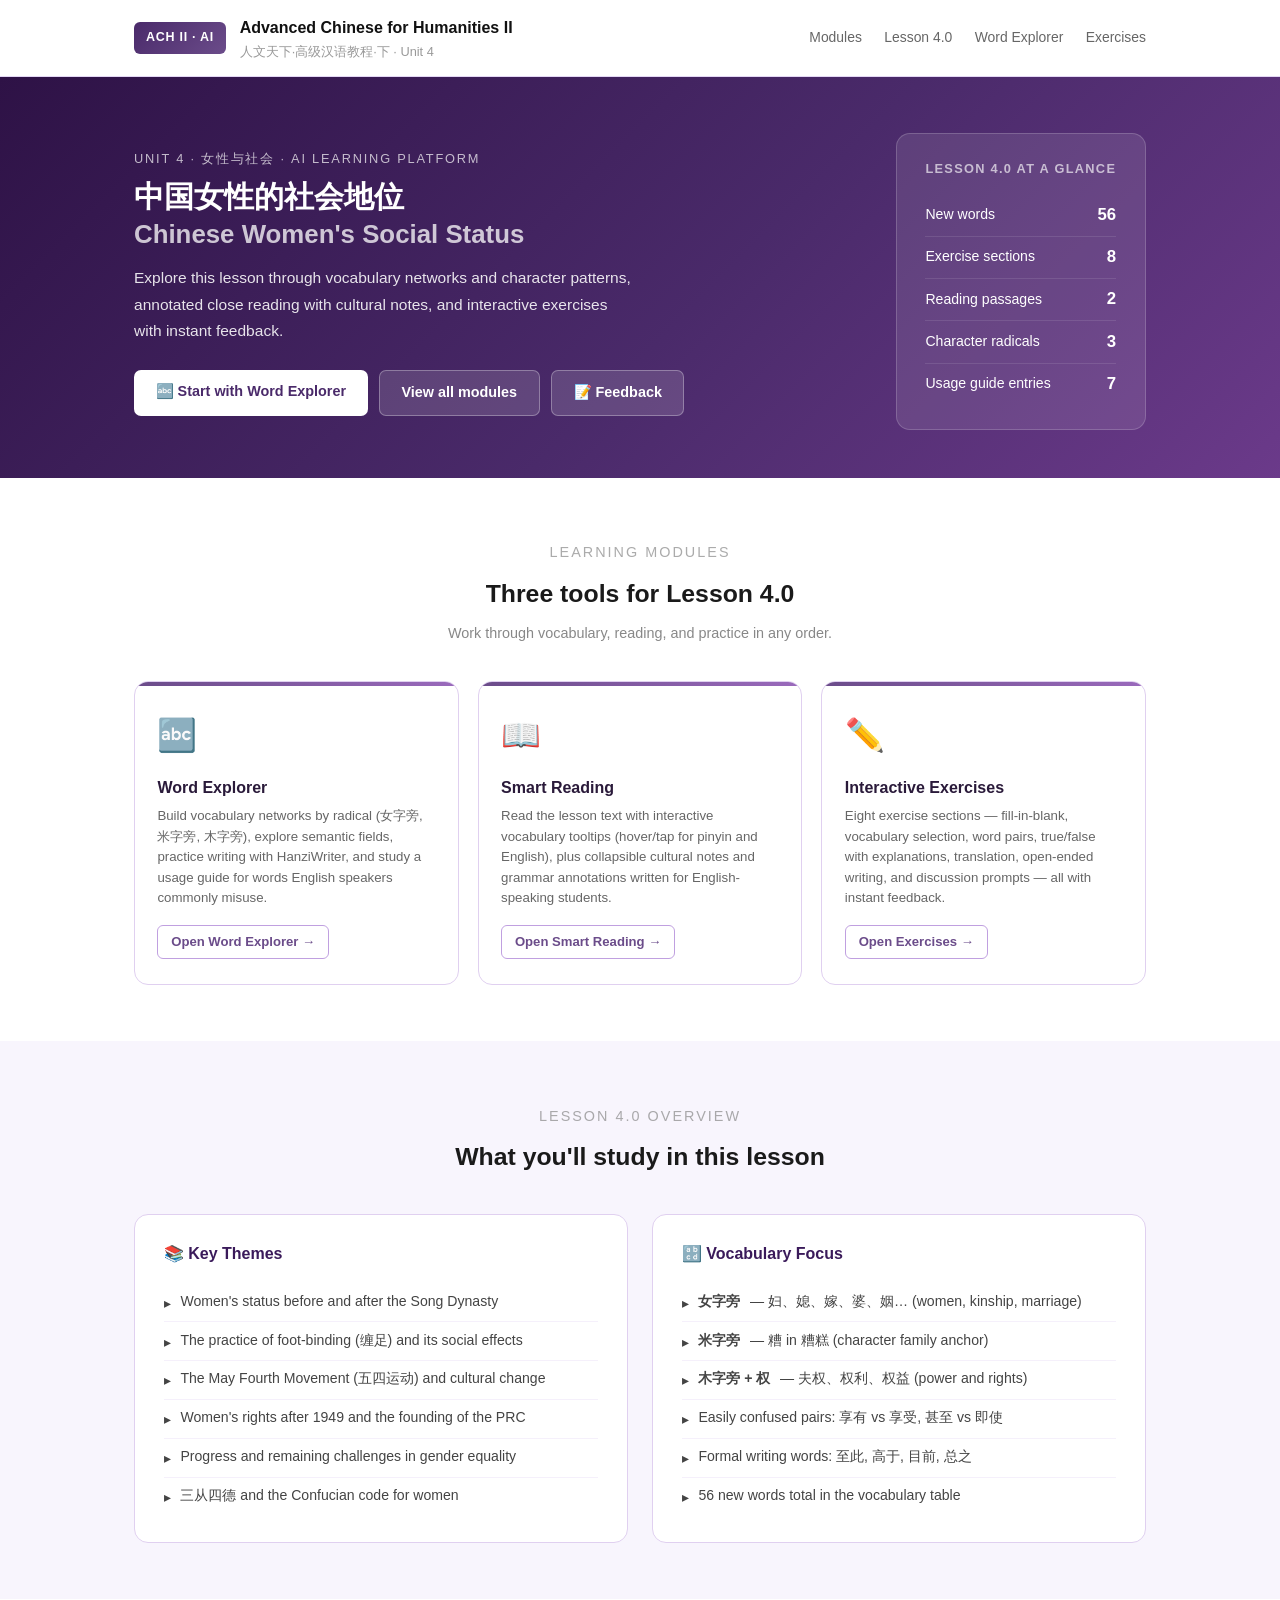
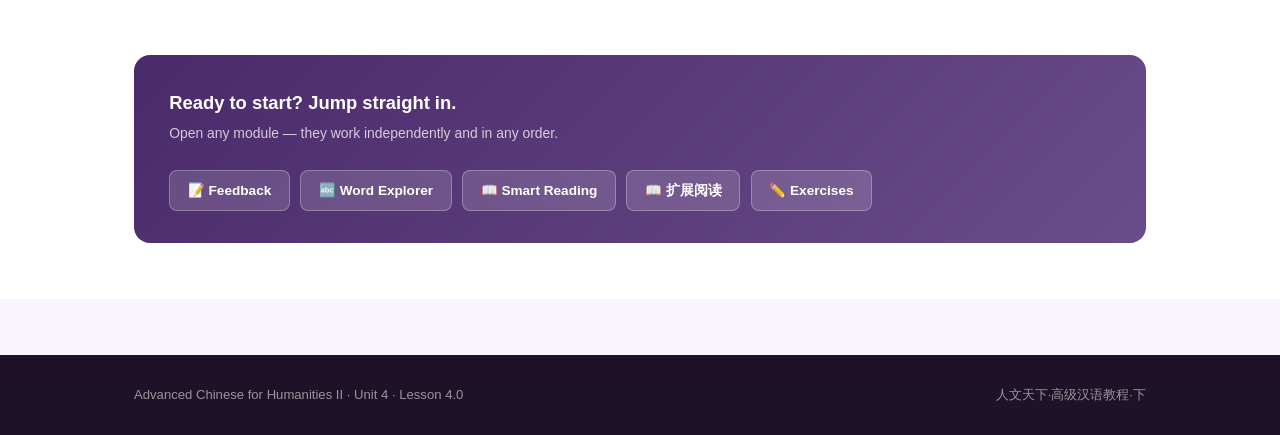
<file: index.html>
<!DOCTYPE html>
<html lang="zh-en">
<head>
  <meta charset="UTF-8" />
  <meta name="viewport" content="width=device-width, initial-scale=1.0" />
  <title>Lesson 4.0 — 中国女性的社会地位 · ACH AI</title>
  <meta name="description" content="AI-assisted learning platform for Advanced Chinese for Humanities — Lesson 4.0: 中国女性的社会地位. Word Explorer, Smart Reading, and Interactive Exercises." />
  <style>
    *, *::before, *::after { box-sizing: border-box; margin: 0; padding: 0; }
    body { font-family: 'Segoe UI', -apple-system, BlinkMacSystemFont, sans-serif; background: #f8f5fd; color: #1a1a1a; line-height: 1.7; }
    a { text-decoration: none; color: inherit; }

    .container { max-width: 1060px; margin: 0 auto; padding: 0 1.5rem; }

    /* ── Header ── */
    .site-header {
      background: #fff; border-bottom: 1px solid #e4d8f5;
      position: sticky; top: 0; z-index: 100; padding: 0.85rem 0;
    }
    .header-inner { display: flex; align-items: center; justify-content: space-between; gap: 1rem; flex-wrap: wrap; }
    .brand { display: flex; align-items: center; gap: 0.85rem; }
    .brand-badge {
      background: linear-gradient(135deg, #4a2a6a, #6b4c8a);
      color: #fff; font-weight: 700; font-size: 0.78rem;
      letter-spacing: 0.06em; padding: 0.35rem 0.75rem; border-radius: 6px;
    }
    .site-title { font-size: 1rem; font-weight: 700; color: #111; }
    .site-subtitle { font-size: 0.8rem; color: #999; }
    .top-nav { display: flex; gap: 1.4rem; }
    .top-nav a { font-size: 0.87rem; color: #666; font-weight: 500; transition: color 0.2s; }
    .top-nav a:hover { color: #4a2a6a; }

    /* ── Hero ── */
    .hero {
      background: linear-gradient(135deg, #2e1246 0%, #4a2a6a 55%, #6b3a8a 100%);
      color: #fff; padding: 3.5rem 0 3rem;
    }
    .hero-inner { display: grid; grid-template-columns: 1fr auto; gap: 2.5rem; align-items: center; }
    .eyebrow { font-size: 0.8rem; letter-spacing: 0.14em; text-transform: uppercase; opacity: 0.7; margin-bottom: 0.5rem; }
    .hero-text h2 { font-size: 1.9rem; font-weight: 700; line-height: 1.25; margin-bottom: 0.9rem; }
    .hero-text h2 em { font-style: normal; opacity: 0.75; font-size: 0.85em; display: block; margin-top: 0.2rem; }
    .hero-desc { opacity: 0.88; font-size: 0.97rem; max-width: 500px; margin-bottom: 1.6rem; }
    .hero-actions { display: flex; gap: 0.7rem; flex-wrap: wrap; }
    .btn { display: inline-block; padding: 0.6rem 1.35rem; border-radius: 7px; font-weight: 600; font-size: 0.9rem; transition: all 0.2s; }
    .btn-white { background: #fff; color: #4a2a6a; }
    .btn-white:hover { background: #f0e8ff; }
    .btn-ghost { background: rgba(255,255,255,0.14); color: #fff; border: 1px solid rgba(255,255,255,0.3); }
    .btn-ghost:hover { background: rgba(255,255,255,0.24); }

    .hero-card {
      background: rgba(255,255,255,0.1); border: 1px solid rgba(255,255,255,0.18);
      border-radius: 14px; padding: 1.5rem 1.8rem; min-width: 210px;
    }
    .hero-card h3 { font-size: 0.8rem; letter-spacing: 0.1em; text-transform: uppercase; opacity: 0.65; margin-bottom: 0.9rem; }
    .hero-stat { display: flex; justify-content: space-between; align-items: center; padding: 0.4rem 0; border-bottom: 1px solid rgba(255,255,255,0.1); font-size: 0.88rem; }
    .hero-stat:last-child { border-bottom: none; }
    .hero-stat strong { font-size: 1.05rem; }

    /* ── Sections ── */
    .section { padding: 3.5rem 0; }
    .section.bg-white { background: #fff; }
    .section-heading { text-align: center; margin-bottom: 2.2rem; }
    .section-heading h2 { font-size: 1.55rem; font-weight: 700; margin-top: 0.3rem; color: #1a1a1a; }
    .section-heading p { color: #888; font-size: 0.9rem; margin-top: 0.4rem; }

    /* ── Module Cards ── */
    .module-row { display: grid; grid-template-columns: repeat(3, 1fr); gap: 1.2rem; }
    .module-card {
      display: block; background: #fff; border: 1px solid #e0d0f0;
      border-radius: 14px; padding: 1.6rem 1.4rem;
      transition: all 0.2s; position: relative; overflow: hidden;
    }
    .module-card::before {
      content: ''; position: absolute; top: 0; left: 0; right: 0;
      height: 4px; background: linear-gradient(90deg, #6b4c8a, #9a6abc);
    }
    .module-card:hover { box-shadow: 0 6px 24px rgba(80,40,120,0.14); transform: translateY(-3px); }
    .module-icon { font-size: 2rem; margin-bottom: 0.75rem; }
    .module-card h3 { font-size: 1rem; font-weight: 700; margin-bottom: 0.3rem; color: #2a1a3a; }
    .module-card p { font-size: 0.83rem; color: #666; line-height: 1.55; margin-bottom: 1rem; }
    .module-link {
      display: inline-flex; align-items: center; gap: 5px;
      font-size: 0.82rem; font-weight: 700; color: #6b4c8a;
      border: 1.5px solid #c0a0e0; border-radius: 6px;
      padding: 0.3rem 0.8rem; transition: all 0.2s;
    }
    .module-link:hover { background: #6b4c8a; color: #fff; border-color: #6b4c8a; }

    /* ── Lesson Overview ── */
    .lesson-overview { display: grid; grid-template-columns: 1fr 1fr; gap: 1.5rem; }
    .overview-card {
      background: #fff; border: 1px solid #e0d0f0; border-radius: 14px;
      padding: 1.6rem 1.8rem;
    }
    .overview-card h3 { font-size: 1rem; font-weight: 700; color: #3a1a5a; margin-bottom: 1rem; display: flex; align-items: center; gap: 0.5rem; }
    .overview-list { list-style: none; }
    .overview-list li { display: flex; align-items: flex-start; gap: 0.6rem; padding: 0.45rem 0; border-bottom: 1px solid #f5f0fb; font-size: 0.88rem; color: #444; line-height: 1.5; }
    .overview-list li:last-child { border-bottom: none; }
    .overview-list .li-icon { font-size: 0.9rem; margin-top: 2px; flex-shrink: 0; }

    /* ── Quick Access Strip ── */
    .quick-strip {
      background: linear-gradient(135deg, #4a2a6a, #6b4c8a);
      border-radius: 16px; padding: 2rem 2.2rem;
      display: flex; align-items: center; justify-content: space-between;
      gap: 1.5rem; flex-wrap: wrap;
    }
    .quick-text h3 { color: #fff; font-size: 1.15rem; font-weight: 700; margin-bottom: 0.25rem; }
    .quick-text p { color: rgba(255,255,255,0.75); font-size: 0.87rem; }
    .quick-btns { display: flex; gap: 0.65rem; flex-wrap: wrap; }
    .quick-btn {
      display: flex; align-items: center; gap: 0.5rem;
      background: rgba(255,255,255,0.15); color: #fff;
      border: 1px solid rgba(255,255,255,0.28); border-radius: 8px;
      padding: 0.5rem 1.1rem; font-size: 0.85rem; font-weight: 600;
      transition: all 0.2s;
    }
    .quick-btn:hover { background: rgba(255,255,255,0.28); }

    /* ── Footer ── */
    .site-footer { background: #1e1228; color: rgba(255,255,255,0.55); padding: 1.8rem 0; margin-top: 3.5rem; }
    .footer-inner { display: flex; justify-content: space-between; align-items: center; flex-wrap: wrap; gap: 0.75rem; font-size: 0.82rem; }

    @media (max-width: 768px) {
      .hero-inner { grid-template-columns: 1fr; }
      .hero-card { display: none; }
      .module-row { grid-template-columns: 1fr; }
      .lesson-overview { grid-template-columns: 1fr; }
      .top-nav { display: none; }
      .hero-text h2 { font-size: 1.5rem; }
    }
  </style>
</head>
<body>

<!-- Header -->
<header class="site-header">
  <div class="container header-inner">
    <div class="brand">
      <div class="brand-badge">ACH II · AI</div>
      <div>
        <div class="site-title">Advanced Chinese for Humanities II</div>
        <div class="site-subtitle">人文天下·高级汉语教程·下 · Unit 4</div>
      </div>
    </div>
    <nav class="top-nav">
      <a href="#modules">Modules</a>
      <a href="#lesson">Lesson 4.0</a>
      <a href="lesson-4-0-word.html">Word Explorer</a>
      <a href="exercises-4-0.html">Exercises</a>
    </nav>
  </div>
</header>

<!-- Hero -->
<section class="hero">
  <div class="container hero-inner">
    <div class="hero-text">
      <p class="eyebrow">Unit 4 · 女性与社会 · AI Learning Platform</p>
      <h2>中国女性的社会地位
        <em>Chinese Women's Social Status</em>
      </h2>
      <p class="hero-desc">
        Explore this lesson through vocabulary networks and character patterns,
        annotated close reading with cultural notes, and interactive exercises with instant feedback.
      </p>
      <div class="hero-actions">
        <a class="btn btn-white" href="lesson-4-0-word.html">🔤 Start with Word Explorer</a>
        <a class="btn btn-ghost" href="#modules">View all modules</a>
        <a class="btn btn-ghost" href="https://docs.google.com/forms/d/e/1FAIpQLScRVWIQ-cuCXpfgMUsA9VsmY7Ct5m2bDn2gDQAvFidjdndWgQ/viewform?usp=publish-editor" target="_blank" rel="noopener noreferrer">📝 Feedback</a>
      </div>
    </div>
    <div class="hero-card">
      <h3>Lesson 4.0 at a glance</h3>
      <div class="hero-stat"><span>New words</span><strong>56</strong></div>
      <div class="hero-stat"><span>Exercise sections</span><strong>8</strong></div>
      <div class="hero-stat"><span>Reading passages</span><strong>2</strong></div>
      <div class="hero-stat"><span>Character radicals</span><strong>3</strong></div>
      <div class="hero-stat"><span>Usage guide entries</span><strong>7</strong></div>
    </div>
  </div>
</section>

<!-- Modules -->
<section id="modules" class="section bg-white">
  <div class="container">
    <div class="section-heading">
      <p class="eyebrow">Learning Modules</p>
      <h2>Three tools for Lesson 4.0</h2>
      <p>Work through vocabulary, reading, and practice in any order.</p>
    </div>
    <div class="module-row">

      <div class="module-card">
        <div class="module-icon">🔤</div>
        <h3>Word Explorer</h3>
        <p>Build vocabulary networks by radical (女字旁, 米字旁, 木字旁), explore semantic fields, practice writing with HanziWriter, and study a usage guide for words English speakers commonly misuse.</p>
        <a class="module-link" href="lesson-4-0-word.html">Open Word Explorer →</a>
      </div>

      <div class="module-card">
        <div class="module-icon">📖</div>
        <h3>Smart Reading</h3>
        <p>Read the lesson text with interactive vocabulary tooltips (hover/tap for pinyin and English), plus collapsible cultural notes and grammar annotations written for English-speaking students.</p>
        <a class="module-link" href="smart_reading_4_0.html">Open Smart Reading →</a>
      </div>

      <div class="module-card">
        <div class="module-icon">✏️</div>
        <h3>Interactive Exercises</h3>
        <p>Eight exercise sections — fill-in-blank, vocabulary selection, word pairs, true/false with explanations, translation, open-ended writing, and discussion prompts — all with instant feedback.</p>
        <a class="module-link" href="exercises-4-0.html">Open Exercises →</a>
      </div>

    </div>
  </div>
</section>

<!-- Lesson Overview -->
<section id="lesson" class="section">
  <div class="container">
    <div class="section-heading">
      <p class="eyebrow">Lesson 4.0 Overview</p>
      <h2>What you'll study in this lesson</h2>
    </div>
    <div class="lesson-overview">

      <div class="overview-card">
        <h3>📚 Key Themes</h3>
        <ul class="overview-list">
          <li><span class="li-icon">▸</span>Women's status before and after the Song Dynasty</li>
          <li><span class="li-icon">▸</span>The practice of foot-binding (缠足) and its social effects</li>
          <li><span class="li-icon">▸</span>The May Fourth Movement (五四运动) and cultural change</li>
          <li><span class="li-icon">▸</span>Women's rights after 1949 and the founding of the PRC</li>
          <li><span class="li-icon">▸</span>Progress and remaining challenges in gender equality</li>
          <li><span class="li-icon">▸</span>三从四德 and the Confucian code for women</li>
        </ul>
      </div>

      <div class="overview-card">
        <h3>🔡 Vocabulary Focus</h3>
        <ul class="overview-list">
          <li><span class="li-icon">▸</span><strong>女字旁</strong> — 妇、媳、嫁、婆、姻… (women, kinship, marriage)</li>
          <li><span class="li-icon">▸</span><strong>米字旁</strong> — 糟 in 糟糕 (character family anchor)</li>
          <li><span class="li-icon">▸</span><strong>木字旁 + 权</strong> — 夫权、权利、权益 (power and rights)</li>
          <li><span class="li-icon">▸</span>Easily confused pairs: 享有 vs 享受, 甚至 vs 即使</li>
          <li><span class="li-icon">▸</span>Formal writing words: 至此, 高于, 目前, 总之</li>
          <li><span class="li-icon">▸</span>56 new words total in the vocabulary table</li>
        </ul>
      </div>

    </div>
  </div>
</section>

<!-- Quick Access -->
<section class="section bg-white">
  <div class="container">
    <div class="quick-strip">
      <div class="quick-text">
        <h3>Ready to start? Jump straight in.</h3>
        <p>Open any module — they work independently and in any order.</p>
      </div>
      <div class="quick-btns">
        <a class="quick-btn" href="https://docs.google.com/forms/d/e/1FAIpQLScRVWIQ-cuCXpfgMUsA9VsmY7Ct5m2bDn2gDQAvFidjdndWgQ/viewform?usp=publish-editor" target="_blank" rel="noopener noreferrer">📝 Feedback</a>
        <a class="quick-btn" href="lesson-4-0-word.html">🔤 Word Explorer</a>
        <a class="quick-btn" href="smart_reading_4_0.html">📖 Smart Reading</a>
        <a class="quick-btn" href="smart_reading_4_0b.html">📖 扩展阅读</a>
        <a class="quick-btn" href="exercises-4-0.html">✏️ Exercises</a>
      </div>
    </div>
  </div>
</section>

<!-- Footer -->
<footer class="site-footer">
  <div class="container footer-inner">
    <span>Advanced Chinese for Humanities II · Unit 4 · Lesson 4.0</span>
    <span>人文天下·高级汉语教程·下</span>
  </div>
</footer>

</body>
</html>
</file>
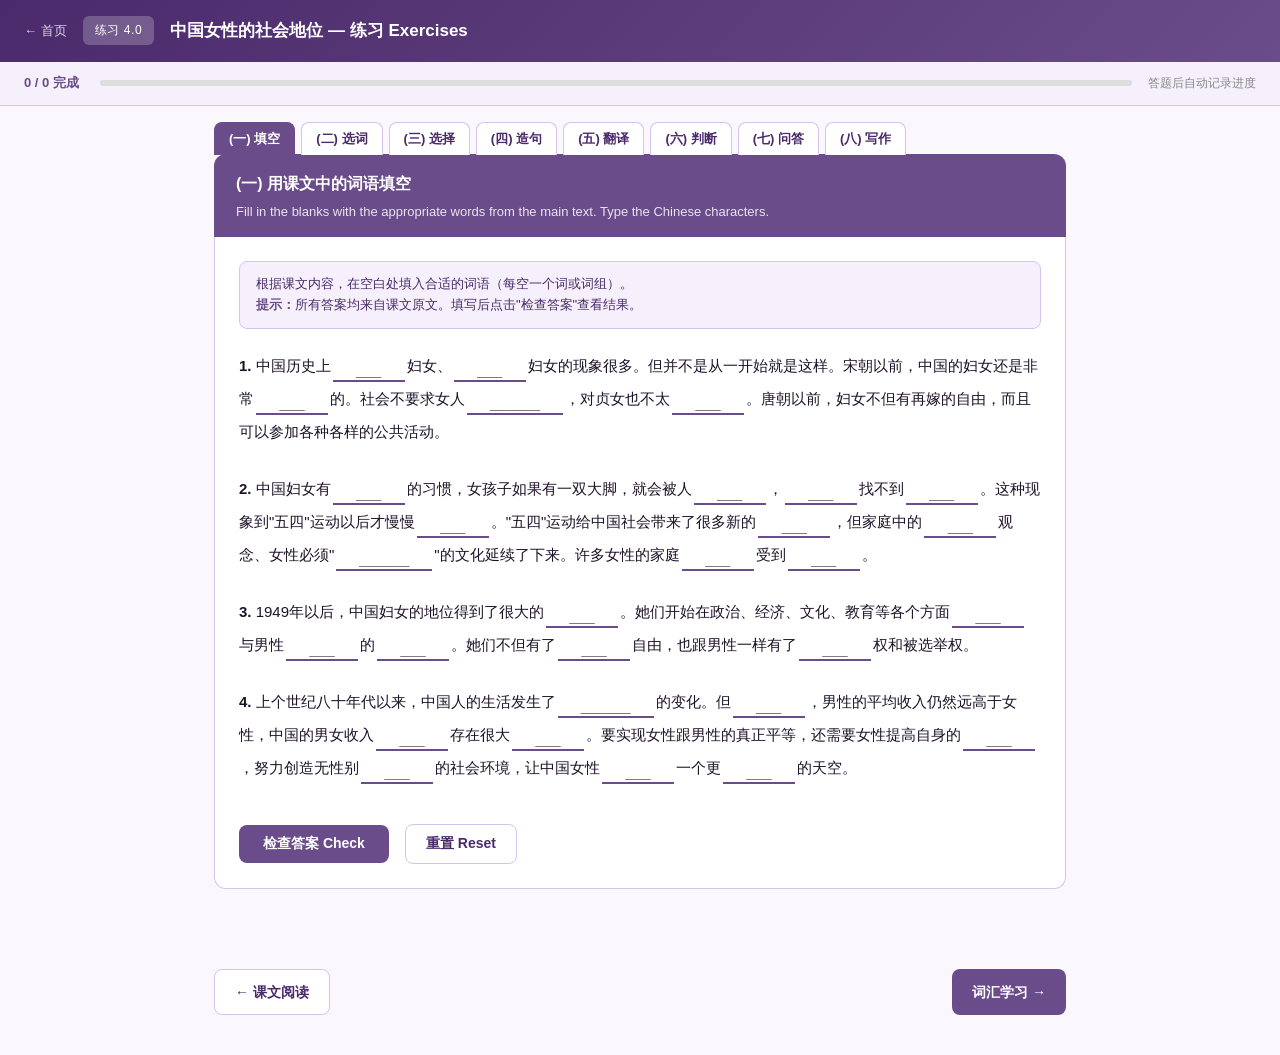
<file: exercises-4-0.html>
<!DOCTYPE html>
<html lang="zh">
<head>
<meta charset="UTF-8">
<meta name="viewport" content="width=device-width,initial-scale=1">
<title>Exercises 4.0 – 中国女性的社会地位</title>
<style>
*{box-sizing:border-box;margin:0;padding:0}
:root{--pu:#6b4c8a;--pud:#4a2a6a;--pul:#f5f0fb;--pub:#ede8f7;--puline:#d5c4ec;--ok:#2d6a4f;--okbg:#d8f3dc;--err:#922b21;--errbg:#fde8e8;--warn:#7d6608;--warnbg:#fef9c3}
body{font-family:'PingFang SC','Microsoft YaHei',sans-serif;background:#faf8fd;color:#1e1228;line-height:1.75;font-size:15px}

/* ── Header ── */
.site-header{background:linear-gradient(135deg,var(--pud),var(--pu));color:#fff;padding:16px 24px;display:flex;align-items:center;gap:16px;flex-wrap:wrap;position:sticky;top:0;z-index:100}
.site-header a.back{color:rgba(255,255,255,.8);font-size:13px;text-decoration:none;white-space:nowrap}
.site-header a.back:hover{color:#fff}
.badge{background:rgba(255,255,255,.22);border-radius:6px;padding:4px 12px;font-size:12px;letter-spacing:.05em}
.site-header h1{font-size:17px;flex:1}

/* ── Progress bar ── */
.progress-bar{background:var(--pul);border-bottom:1px solid var(--puline);padding:10px 24px;display:flex;align-items:center;gap:16px;font-size:13px;color:var(--pud);flex-wrap:wrap}
.progress-bar strong{color:var(--pu);min-width:60px}
.prog-track{flex:1;min-width:120px;height:6px;background:#ddd;border-radius:99px;overflow:hidden}
.prog-fill{height:100%;background:var(--pu);border-radius:99px;transition:width .4s}

/* ── Nav tabs ── */
.ex-tabs{display:flex;gap:6px;flex-wrap:wrap;padding:16px 24px 0;max-width:900px;margin:0 auto}
.ex-tab{padding:7px 14px;border-radius:8px 8px 0 0;border:1px solid var(--puline);border-bottom:none;background:#fff;color:var(--pud);font-size:13px;font-weight:600;cursor:pointer;transition:background .15s}
.ex-tab:hover{background:var(--pul)}
.ex-tab.active{background:var(--pu);color:#fff;border-color:var(--pu)}

/* ── Main layout ── */
.ex-wrap{max-width:900px;margin:0 auto;padding:0 24px 60px}
.ex-section{display:none}
.ex-section.active{display:block}
.ex-header{background:var(--pu);color:#fff;padding:16px 22px;border-radius:12px 12px 0 0;margin-top:-1px}
.ex-header h2{font-size:16px;font-weight:700}
.ex-header p{font-size:13px;opacity:.85;margin-top:4px;line-height:1.5}
.ex-body{background:#fff;border:1px solid var(--puline);border-top:none;border-radius:0 0 12px 12px;padding:24px}

/* ── Instructions box ── */
.instructions{background:var(--pul);border:1px solid var(--puline);border-radius:8px;padding:12px 16px;margin-bottom:20px;font-size:13px;color:var(--pud);line-height:1.6}
.instructions strong{color:var(--pu)}

/* ── Word bank ── */
.word-bank{display:flex;flex-wrap:wrap;gap:8px;padding:12px 16px;background:#f9f7fe;border:2px dashed var(--puline);border-radius:8px;margin-bottom:20px}
.word-bank span{background:#fff;border:1px solid var(--puline);border-radius:20px;padding:4px 12px;font-size:14px;font-weight:600;color:var(--pud);cursor:default}
.word-bank span.used{opacity:.35;text-decoration:line-through}

/* ── Fill-in-blank ── */
.fill-para{margin-bottom:24px;line-height:2.2;font-size:15px}
.blank-wrap{display:inline-flex;flex-direction:column;align-items:center;vertical-align:bottom;margin:0 2px}
.blank-input{border:none;border-bottom:2px solid var(--pu);background:transparent;width:72px;text-align:center;font-size:15px;font-family:inherit;color:var(--pud);outline:none;padding:2px 4px}
.blank-input.ok{border-color:var(--ok);color:var(--ok);background:var(--okbg)}
.blank-input.err{border-color:var(--err);color:var(--err);background:var(--errbg)}
.blank-hint{font-size:11px;color:var(--err);margin-top:2px;display:none}
.blank-input.err + .blank-hint{display:block}

/* ── Sentence group ── */
.sentence-group{margin-bottom:18px;padding:14px 16px;background:#faf8fd;border-radius:8px;border:1px solid var(--puline)}
.sentence-group .s-num{font-weight:700;color:var(--pu);margin-right:6px}
.sentence-group .s-text{font-size:15px;line-height:2}
.sentence-group .s-input{border:none;border-bottom:2px solid var(--pu);background:transparent;width:80px;text-align:center;font-size:15px;font-family:inherit;color:var(--pud);outline:none;padding:2px 4px}
.sentence-group .s-input.ok{border-color:var(--ok);color:var(--ok);background:var(--okbg);border-radius:4px}
.sentence-group .s-input.err{border-color:var(--err);color:var(--err);background:var(--errbg);border-radius:4px}
.s-feedback{font-size:13px;margin-top:8px;padding:7px 12px;border-radius:6px;display:none}
.s-feedback.show{display:block}
.s-feedback.ok{background:var(--okbg);color:var(--ok)}
.s-feedback.err{background:var(--errbg);color:var(--err)}

/* ── Choose between two words ── */
.pair-group{margin-bottom:18px;padding:14px 16px;background:#faf8fd;border-radius:8px;border:1px solid var(--puline)}
.pair-label{font-size:13px;font-weight:700;color:var(--pu);margin-bottom:8px;display:flex;align-items:center;gap:8px}
.pair-badge{background:var(--pu);color:#fff;border-radius:20px;padding:2px 10px;font-size:12px}
.pair-sentence{font-size:15px;line-height:2.1;margin-bottom:6px}
.pair-select{border:1.5px solid var(--puline);border-radius:6px;padding:4px 10px;font-size:14px;font-family:inherit;background:#fff;color:var(--pud);outline:none;cursor:pointer}
.pair-select:focus{border-color:var(--pu)}
.pair-select.ok{border-color:var(--ok);background:var(--okbg);color:var(--ok)}
.pair-select.err{border-color:var(--err);background:var(--errbg);color:var(--err)}
.pair-feedback{font-size:13px;margin-top:6px;padding:6px 10px;border-radius:6px;display:none}
.pair-feedback.show{display:block}
.pair-feedback.ok{background:var(--okbg);color:var(--ok)}
.pair-feedback.err{background:var(--errbg);color:var(--err)}

/* ── T/F ── */
.tf-item{display:flex;align-items:flex-start;gap:12px;padding:14px 16px;background:#faf8fd;border:1px solid var(--puline);border-radius:8px;margin-bottom:12px}
.tf-num{font-weight:700;color:var(--pu);min-width:24px}
.tf-statement{flex:1;font-size:15px;line-height:1.65}
.tf-btns{display:flex;gap:8px;flex-shrink:0}
.tf-btn{padding:6px 16px;border-radius:6px;border:1.5px solid var(--puline);background:#fff;font-size:14px;font-weight:600;cursor:pointer;transition:background .15s}
.tf-btn:hover:not(:disabled){background:var(--pul)}
.tf-btn.selected-t{background:var(--pu);color:#fff;border-color:var(--pu)}
.tf-btn.selected-f{background:var(--pu);color:#fff;border-color:var(--pu)}
.tf-btn.correct{background:var(--okbg);color:var(--ok);border-color:var(--ok)}
.tf-btn.wrong{background:var(--errbg);color:var(--err);border-color:var(--err)}
.tf-btn:disabled{cursor:default}
.tf-expl{font-size:13px;margin-top:8px;padding:7px 12px;border-radius:6px;display:none;line-height:1.55}
.tf-expl.show{display:block}
.tf-expl.ok{background:var(--okbg);color:var(--ok)}
.tf-expl.err{background:var(--errbg);color:var(--err)}

/* ── Open-ended ── */
.open-q{margin-bottom:20px;padding:16px;background:#faf8fd;border:1px solid var(--puline);border-radius:8px}
.open-q .q-num{font-weight:700;color:var(--pu);margin-right:8px}
.open-q textarea{width:100%;min-height:90px;border:1.5px solid var(--puline);border-radius:8px;padding:10px;font-size:14px;font-family:inherit;resize:vertical;outline:none;margin-top:10px;background:#fff}
.open-q textarea:focus{border-color:var(--pu)}
.model-toggle{font-size:13px;color:var(--pu);cursor:pointer;text-decoration:underline;margin-top:8px;display:inline-block}
.model-answer{display:none;margin-top:10px;padding:12px 14px;background:var(--warnbg);border:1px solid #e9d100;border-radius:8px;font-size:14px;line-height:1.65;color:var(--warn)}
.model-answer.show{display:block}
.model-answer strong{display:block;margin-bottom:6px;font-size:13px}

/* ── Translate section ── */
.translate-src{background:#f0f4ff;border:1px solid #c0ccee;border-radius:8px;padding:14px 16px;margin-bottom:14px;font-size:14px;line-height:1.7;font-style:italic;color:#2c3e6a}

/* ── Buttons ── */
.btn-check{background:var(--pu);color:#fff;border:none;border-radius:8px;padding:10px 24px;font-size:14px;font-weight:700;cursor:pointer;margin-top:16px;transition:opacity .15s}
.btn-check:hover{opacity:.85}
.btn-reset{background:#fff;color:var(--pud);border:1.5px solid var(--puline);border-radius:8px;padding:10px 20px;font-size:14px;font-weight:600;cursor:pointer;margin-top:16px;margin-left:8px;transition:background .15s}
.btn-reset:hover{background:var(--pul)}
.btn-row{display:flex;gap:8px;flex-wrap:wrap;align-items:center;margin-top:18px}

/* ── Score summary ── */
.score-box{background:#fff;border:2px solid var(--puline);border-radius:12px;padding:20px 24px;text-align:center;margin-top:20px;display:none}
.score-box.show{display:block}
.score-big{font-size:36px;font-weight:700;color:var(--pu)}
.score-label{color:#666;font-size:14px;margin-top:4px}

/* ── Writing links ── */
.writing-promo{background:var(--pul);border:1px solid var(--puline);border-radius:10px;padding:18px 20px;display:flex;align-items:center;justify-content:space-between;gap:16px;flex-wrap:wrap}
.writing-promo p{font-size:14px;color:var(--pud);flex:1}
.writing-promo a{background:var(--pu);color:#fff;text-decoration:none;padding:10px 20px;border-radius:8px;font-size:14px;font-weight:600;white-space:nowrap;transition:opacity .15s}
.writing-promo a:hover{opacity:.85}

/* ── Nav footer ── */
.nav-footer{max-width:900px;margin:0 auto;padding:20px 24px 40px;display:flex;justify-content:space-between;gap:10px;flex-wrap:wrap}
.nav-link{display:inline-flex;align-items:center;gap:8px;text-decoration:none;padding:10px 20px;border-radius:8px;font-size:14px;font-weight:600;transition:opacity .15s}
.nav-link.sec{background:#fff;color:var(--pud);border:1.5px solid var(--puline)}
.nav-link.pri{background:var(--pu);color:#fff}
.nav-link:hover{opacity:.82}

@media(max-width:600px){
  .ex-tabs{padding:12px 12px 0;gap:4px}
  .ex-tab{padding:6px 10px;font-size:12px}
  .ex-wrap{padding:0 12px 60px}
  .tf-item{flex-direction:column}
  .tf-btns{margin-top:8px}
}
</style>
</head>
<body>

<header class="site-header">
  <a class="back" href="index.html">← 首页</a>
  <div class="badge">练习 4.0</div>
  <h1>中国女性的社会地位 — 练习 Exercises</h1>
</header>

<div class="progress-bar">
  <strong id="prog-label">0 / 0 完成</strong>
  <div class="prog-track"><div class="prog-fill" id="prog-fill" style="width:0%"></div></div>
  <span style="color:#888;font-size:12px">答题后自动记录进度</span>
</div>

<div class="ex-tabs">
  <button class="ex-tab active" onclick="showSection(0)">(一) 填空</button>
  <button class="ex-tab" onclick="showSection(1)">(二) 选词</button>
  <button class="ex-tab" onclick="showSection(2)">(三) 选择</button>
  <button class="ex-tab" onclick="showSection(3)">(四) 造句</button>
  <button class="ex-tab" onclick="showSection(4)">(五) 翻译</button>
  <button class="ex-tab" onclick="showSection(5)">(六) 判断</button>
  <button class="ex-tab" onclick="showSection(6)">(七) 问答</button>
  <button class="ex-tab" onclick="showSection(7)">(八) 写作</button>
</div>

<div class="ex-wrap">

<!-- ══════════════════════════════════
  (一) 填空 Fill in the blanks
══════════════════════════════════ -->
<div class="ex-section active" id="sec0">
  <div class="ex-header">
    <h2>(一) 用课文中的词语填空</h2>
    <p>Fill in the blanks with the appropriate words from the main text. Type the Chinese characters.</p>
  </div>
  <div class="ex-body">
    <div class="instructions">
      根据课文内容，在空白处填入合适的词语（每空一个词或词组）。<br>
      <strong>提示：</strong>所有答案均来自课文原文。填写后点击"检查答案"查看结果。
    </div>

    <!-- Para 1 -->
    <div class="fill-para">
      <strong>1.</strong> 中国历史上<span class="blank-wrap"><input class="blank-input" data-ans="歧视" placeholder="___"><span class="blank-hint">→ 歧视</span></span>妇女、<span class="blank-wrap"><input class="blank-input" data-ans="压迫" placeholder="___"><span class="blank-hint">→ 压迫</span></span>妇女的现象很多。但并不是从一开始就是这样。宋朝以前，中国的妇女还是非常<span class="blank-wrap"><input class="blank-input" data-ans="开放" placeholder="___"><span class="blank-hint">→ 开放</span></span>的。社会不要求女人<span class="blank-wrap"><input class="blank-input" data-ans="从一而终" placeholder="______" style="width:96px"><span class="blank-hint">→ 从一而终</span></span>，对贞女也不太<span class="blank-wrap"><input class="blank-input" data-ans="在乎" placeholder="___"><span class="blank-hint">→ 在乎</span></span>。唐朝以前，妇女不但有再嫁的自由，而且可以参加各种各样的公共活动。
    </div>

    <!-- Para 2 -->
    <div class="fill-para">
      <strong>2.</strong> 中国妇女有<span class="blank-wrap"><input class="blank-input" data-ans="缠足" placeholder="___"><span class="blank-hint">→ 缠足</span></span>的习惯，女孩子如果有一双大脚，就会被人<span class="blank-wrap"><input class="blank-input" data-ans="耻笑" placeholder="___"><span class="blank-hint">→ 耻笑</span></span>，<span class="blank-wrap"><input class="blank-input" data-ans="甚至" placeholder="___"><span class="blank-hint">→ 甚至</span></span>找不到<span class="blank-wrap"><input class="blank-input" data-ans="婆家" placeholder="___"><span class="blank-hint">→ 婆家</span></span>。这种现象到"五四"运动以后才慢慢<span class="blank-wrap"><input class="blank-input" data-ans="消失" placeholder="___"><span class="blank-hint">→ 消失</span></span>。"五四"运动给中国社会带来了很多新的<span class="blank-wrap"><input class="blank-input" data-ans="风气" placeholder="___"><span class="blank-hint">→ 风气</span></span>，但家庭中的<span class="blank-wrap"><input class="blank-input" data-ans="夫权" placeholder="___"><span class="blank-hint">→ 夫权</span></span>观念、女性必须"<span class="blank-wrap"><input class="blank-input" data-ans="三从四德" placeholder="______" style="width:96px"><span class="blank-hint">→ 三从四德</span></span>"的文化延续了下来。许多女性的家庭<span class="blank-wrap"><input class="blank-input" data-ans="权益" placeholder="___"><span class="blank-hint">→ 权益</span></span>受到<span class="blank-wrap"><input class="blank-input" data-ans="侵犯" placeholder="___"><span class="blank-hint">→ 侵犯</span></span>。
    </div>

    <!-- Para 3 -->
    <div class="fill-para">
      <strong>3.</strong> 1949年以后，中国妇女的地位得到了很大的<span class="blank-wrap"><input class="blank-input" data-ans="提高" placeholder="___"><span class="blank-hint">→ 提高</span></span>。她们开始在政治、经济、文化、教育等各个方面<span class="blank-wrap"><input class="blank-input" data-ans="享有" placeholder="___"><span class="blank-hint">→ 享有</span></span>与男性<span class="blank-wrap"><input class="blank-input" data-ans="平等" placeholder="___"><span class="blank-hint">→ 平等</span></span>的<span class="blank-wrap"><input class="blank-input" data-ans="权利" placeholder="___"><span class="blank-hint">→ 权利</span></span>。她们不但有了<span class="blank-wrap"><input class="blank-input" data-ans="婚姻" placeholder="___"><span class="blank-hint">→ 婚姻</span></span>自由，也跟男性一样有了<span class="blank-wrap"><input class="blank-input" data-ans="选举" placeholder="___"><span class="blank-hint">→ 选举</span></span>权和被选举权。
    </div>

    <!-- Para 4 -->
    <div class="fill-para">
      <strong>4.</strong> 上个世纪八十年代以来，中国人的生活发生了<span class="blank-wrap"><input class="blank-input" data-ans="翻天覆地" placeholder="______" style="width:96px"><span class="blank-hint">→ 翻天覆地</span></span>的变化。但<span class="blank-wrap"><input class="blank-input" data-ans="目前" placeholder="___"><span class="blank-hint">→ 目前</span></span>，男性的平均收入仍然远高于女性，中国的男女收入<span class="blank-wrap"><input class="blank-input" data-ans="比率" placeholder="___"><span class="blank-hint">→ 比率</span></span>存在很大<span class="blank-wrap"><input class="blank-input" data-ans="差距" placeholder="___"><span class="blank-hint">→ 差距</span></span>。要实现女性跟男性的真正平等，还需要女性提高自身的<span class="blank-wrap"><input class="blank-input" data-ans="素质" placeholder="___"><span class="blank-hint">→ 素质</span></span>，努力创造无性别<span class="blank-wrap"><input class="blank-input" data-ans="歧视" placeholder="___"><span class="blank-hint">→ 歧视</span></span>的社会环境，让中国女性<span class="blank-wrap"><input class="blank-input" data-ans="拥有" placeholder="___"><span class="blank-hint">→ 拥有</span></span>一个更<span class="blank-wrap"><input class="blank-input" data-ans="广阔" placeholder="___"><span class="blank-hint">→ 广阔</span></span>的天空。
    </div>

    <div class="btn-row">
      <button class="btn-check" onclick="checkFill()">检查答案 Check</button>
      <button class="btn-reset" onclick="resetFill()">重置 Reset</button>
    </div>
    <div class="score-box" id="fill-score"></div>
  </div>
</div>

<!-- ══════════════════════════════════
  (二) 选词填空
══════════════════════════════════ -->
<div class="ex-section" id="sec1">
  <div class="ex-header">
    <h2>(二) 选词填空</h2>
    <p>Fill in the blanks with the most appropriate words from the list below.</p>
  </div>
  <div class="ex-body">
    <div class="word-bank" id="wb2">
      <span>压迫</span><span>消失</span><span>广阔</span><span>虐待</span>
      <span>享有</span><span>侵犯</span><span>在乎</span><span>调查</span>
      <span>下降</span><span>期待</span>
    </div>

    <div id="cloze-items">
      <div class="sentence-group" data-ans="虐待">
        <span class="s-num">1.</span>
        <span class="s-text">听说在战争中经常有打骂、<input class="s-input" placeholder="____">俘虏的现象。</span>
        <div class="s-feedback"></div>
      </div>
      <div class="sentence-group" data-ans="压迫">
        <span class="s-num">2.</span>
        <span class="s-text">在阶级社会里，被<input class="s-input" placeholder="____">阶级不可能有真正的自由。</span>
        <div class="s-feedback"></div>
      </div>
      <div class="sentence-group" data-ans="消失">
        <span class="s-num">3.</span>
        <span class="s-text">恐龙在地球上生活了一亿多年，后来为什么突然<input class="s-input" placeholder="____">了？</span>
        <div class="s-feedback"></div>
      </div>
      <div class="sentence-group" data-ans="侵犯">
        <span class="s-num">4.</span>
        <span class="s-text">根据美国法律，如果美国公司在国外<input class="s-input" placeholder="____">人权，外国公民可以把这个公司告上法庭。</span>
        <div class="s-feedback"></div>
      </div>
      <div class="sentence-group" data-ans="广阔">
        <span class="s-num">5.</span>
        <span class="s-text">看着那<input class="s-input" placeholder="____">的海面，他的心情一下子好了许多。</span>
        <div class="s-feedback"></div>
      </div>
      <div class="sentence-group" data-ans="期待">
        <span class="s-num">6.</span>
        <span class="s-text">对蝴蝶季节迁徙（to migrate）的研究才刚刚开始，科学家<input class="s-input" placeholder="____">着有更多更有趣的发现。</span>
        <div class="s-feedback"></div>
      </div>
      <div class="sentence-group" data-ans="下降">
        <span class="s-num">7.</span>
        <span class="s-text">他最近迷上了电脑游戏，没有心思学习，考试成绩直线<input class="s-input" placeholder="____">。</span>
        <div class="s-feedback"></div>
      </div>
      <div class="sentence-group" data-ans="享有">
        <span class="s-num">8.</span>
        <span class="s-text">杭州<input class="s-input" placeholder="____">"人间天堂"的美誉（good reputation），是中国著名的旅游城市。</span>
        <div class="s-feedback"></div>
      </div>
      <div class="sentence-group" data-ans="调查">
        <span class="s-num">9.</span>
        <span class="s-text">根据最新的<input class="s-input" placeholder="____">结果，69%的老师不喜欢新上任的教育部部长。</span>
        <div class="s-feedback"></div>
      </div>
      <div class="sentence-group" data-ans="在乎">
        <span class="s-num">10.</span>
        <span class="s-text">不少人进歌厅、舞厅一次花几百元、上千元都不<input class="s-input" placeholder="____">，却不愿意花几十元买书报杂志。</span>
        <div class="s-feedback"></div>
      </div>
    </div>
    <div class="btn-row">
      <button class="btn-check" onclick="checkCloze()">检查答案 Check</button>
      <button class="btn-reset" onclick="resetCloze()">重置 Reset</button>
    </div>
    <div class="score-box" id="cloze-score"></div>
  </div>
</div>

<!-- ══════════════════════════════════
  (三) 选词
══════════════════════════════════ -->
<div class="ex-section" id="sec2">
  <div class="ex-header">
    <h2>(三) 选择适当的词语完成句子</h2>
    <p>Choose the correct word from each pair to complete the sentences.</p>
  </div>
  <div class="ex-body">

    <div class="pair-group">
      <div class="pair-label"><span class="pair-badge">1</span> 权益 &nbsp;|&nbsp; 权利</div>
      <div class="pair-sentence">在美国，每一位消费者都有<select class="pair-select" data-ans="权利"><option value="">—</option><option>权益</option><option>权利</option></select>运用《消费者保护法》来保护自己的合法<select class="pair-select" data-ans="权益"><option value="">—</option><option>权益</option><option>权利</option></select>。</div>
      <div class="pair-feedback"></div>
      <div class="instructions" style="margin-top:10px;margin-bottom:0;font-size:12px">💡 <strong>权利</strong> = the right <em>to do</em> something (a privilege or entitlement). <strong>权益</strong> = rights and interests combined (a broader legal concept of what one is owed).</div>
    </div>

    <div class="pair-group">
      <div class="pair-label"><span class="pair-badge">2</span> 享有 &nbsp;|&nbsp; 拥有</div>
      <div class="pair-sentence">在理想的社会中，不管你是否<select class="pair-select" data-ans="拥有"><option value="">—</option><option>享有</option><option>拥有</option></select>个人财产，所有人都<select class="pair-select" data-ans="享有"><option value="">—</option><option>享有</option><option>拥有</option></select>同样的自由和平等。</div>
      <div class="pair-feedback"></div>
      <div class="instructions" style="margin-top:10px;margin-bottom:0;font-size:12px">💡 <strong>享有</strong> = to enjoy (rights, status, reputation) — formal register, used with abstract things like rights or prestige. <strong>拥有</strong> = to have / possess — used with both concrete and abstract things.</div>
    </div>

    <div class="pair-group">
      <div class="pair-label"><span class="pair-badge">3</span> 甚至 &nbsp;|&nbsp; 即使</div>
      <div class="pair-sentence">电脑技术落后（to lag）是很糟糕的情况。不用说比人差十年八年，<select class="pair-select" data-ans="甚至"><option value="">—</option><option>甚至</option><option>即使</option></select>只差三五年，<select class="pair-select" data-ans="即使"><option value="">—</option><option>甚至</option><option>即使</option></select>一两年，都是很大的差距。</div>
      <div class="pair-feedback"></div>
      <div class="instructions" style="margin-top:10px;margin-bottom:0;font-size:12px">💡 <strong>甚至</strong> = even (emphasizes an extreme case that is surprising). <strong>即使</strong> = even if / even though (introduces a concession or hypothetical condition).</div>
    </div>

    <div class="pair-group">
      <div class="pair-label"><span class="pair-badge">4</span> 虐待 &nbsp;|&nbsp; 歧视</div>
      <div class="pair-sentence">他小时候经常受后母的<select class="pair-select" data-ans="虐待"><option value="">—</option><option>虐待</option><option>歧视</option></select>，上学后因为残疾又受到同学们的<select class="pair-select" data-ans="歧视"><option value="">—</option><option>虐待</option><option>歧视</option></select>，最终他变成了一个性格孤僻（antisocial）的人。</div>
      <div class="pair-feedback"></div>
      <div class="instructions" style="margin-top:10px;margin-bottom:0;font-size:12px">💡 <strong>虐待</strong> = to physically or emotionally abuse — involves active mistreatment. <strong>歧视</strong> = to discriminate against — involves unfair bias or prejudice based on a characteristic.</div>
    </div>

    <div class="pair-group">
      <div class="pair-label"><span class="pair-badge">5</span> 现象 &nbsp;|&nbsp; 风气</div>
      <div class="pair-sentence">我承认老百姓大多数是好的，我们的社会<select class="pair-select" data-ans="风气"><option value="">—</option><option>现象</option><option>风气</option></select>基本上也是好的，但社会上有个奇怪的<select class="pair-select" data-ans="现象"><option value="">—</option><option>现象</option><option>风气</option></select>：好人怕坏人。</div>
      <div class="pair-feedback"></div>
      <div class="instructions" style="margin-top:10px;margin-bottom:0;font-size:12px">💡 <strong>风气</strong> = general social atmosphere or prevalent custom — describes the overall climate. <strong>现象</strong> = a specific observable phenomenon or occurrence.</div>
    </div>

    <div class="pair-group">
      <div class="pair-label"><span class="pair-badge">6</span> 婚姻 &nbsp;|&nbsp; 出嫁</div>
      <div class="pair-sentence">我面临着一个<select class="pair-select" data-ans="婚姻"><option value="">—</option><option>婚姻</option><option>出嫁</option></select>的难题；我现在已经到了<select class="pair-select" data-ans="出嫁"><option value="">—</option><option>婚姻</option><option>出嫁</option></select>的年龄，追求者也不少，但这么多年了，还没有找到真正的爱情。</div>
      <div class="pair-feedback"></div>
      <div class="instructions" style="margin-top:10px;margin-bottom:0;font-size:12px">💡 <strong>婚姻</strong> = marriage as an institution or state (N). <strong>出嫁</strong> = (of a woman) to get married / to be wed (VO) — specifically describes the act of a woman marrying and leaving her family.</div>
    </div>

    <div class="pair-group">
      <div class="pair-label"><span class="pair-badge">7</span> 侵犯 &nbsp;|&nbsp; 压迫</div>
      <div class="pair-sentence">他认为，目前国际上最严重的<select class="pair-select" data-ans="侵犯"><option value="">—</option><option>侵犯</option><option>压迫</option></select>人权的行为是种族歧视与种族<select class="pair-select" data-ans="压迫"><option value="">—</option><option>侵犯</option><option>压迫</option></select>，而这正是美国社会很难根治的一个问题。</div>
      <div class="pair-feedback"></div>
    </div>

    <div class="pair-group">
      <div class="pair-label"><span class="pair-badge">8</span> 差距 &nbsp;|&nbsp; 下降</div>
      <div class="pair-sentence">由于这些年经济发展的不平衡，地区之间的收入<select class="pair-select" data-ans="差距"><option value="">—</option><option>差距</option><option>下降</option></select>变大，一部分人的生活水平不但没有提高，反而<select class="pair-select" data-ans="下降"><option value="">—</option><option>差距</option><option>下降</option></select>了。</div>
      <div class="pair-feedback"></div>
    </div>

    <div class="pair-group">
      <div class="pair-label"><span class="pair-badge">9</span> 心态 &nbsp;|&nbsp; 素质</div>
      <div class="pair-sentence">王洪是一名基本功非常好、而且<select class="pair-select" data-ans="素质"><option value="">—</option><option>心态</option><option>素质</option></select>不错的棋手（chess player）。虽然我只跟他谈了几分钟，但我能感觉到他此时的<select class="pair-select" data-ans="心态"><option value="">—</option><option>心态</option><option>素质</option></select>很稳定。</div>
      <div class="pair-feedback"></div>
      <div class="instructions" style="margin-top:10px;margin-bottom:0;font-size:12px">💡 <strong>素质</strong> = inner quality, ability, or caliber — a more stable, long-term attribute. <strong>心态</strong> = state of mind or mentality — describes one's current psychological disposition.</div>
    </div>

    <div class="pair-group">
      <div class="pair-label"><span class="pair-badge">10</span> 改变 &nbsp;|&nbsp; 消失</div>
      <div class="pair-sentence">她站在那里，看着他的身影<select class="pair-select" data-ans="消失"><option value="">—</option><option>改变</option><option>消失</option></select>在黑夜中。说实话，她多么希望他突然<select class="pair-select" data-ans="改变"><option value="">—</option><option>改变</option><option>消失</option></select>主意，跑回来，牵着她的手，像以前一样送她回家。</div>
      <div class="pair-feedback"></div>
    </div>

    <div class="btn-row">
      <button class="btn-check" onclick="checkPairs()">检查答案 Check</button>
      <button class="btn-reset" onclick="resetPairs()">重置 Reset</button>
    </div>
    <div class="score-box" id="pair-score"></div>
  </div>
</div>

<!-- ══════════════════════════════════
  (四) 造句
══════════════════════════════════ -->
<div class="ex-section" id="sec3">
  <div class="ex-header">
    <h2>(四) 造句 Make Sentences</h2>
    <p>Write your own sentence using each word. Click "See example" to check your ideas.</p>
  </div>
  <div class="ex-body">
    <div class="instructions">用下列词语各造一个句子（中文）。写完后点击"参考例句"查看示例。</div>

    <div class="open-q">
      <span class="q-num">1.</span> <strong>歧视</strong>
      <textarea placeholder="用"歧视"造句…"></textarea>
      <span class="model-toggle" onclick="toggleModel(this)">📖 参考例句</span>
      <div class="model-answer"><strong>参考：</strong>在一些国家，对女性的就业歧视至今仍然非常严重，许多女性因为怀孕或已婚而被拒绝雇用。</div>
    </div>

    <div class="open-q">
      <span class="q-num">2.</span> <strong>要求</strong>
      <textarea placeholder="用"要求"造句…"></textarea>
      <span class="model-toggle" onclick="toggleModel(this)">📖 参考例句</span>
      <div class="model-answer"><strong>参考：</strong>这家公司要求所有员工每天按时上班，不得迟到，否则将被扣工资。</div>
    </div>

    <div class="open-q">
      <span class="q-num">3.</span> <strong>甚至</strong>
      <textarea placeholder="用"甚至"造句…"></textarea>
      <span class="model-toggle" onclick="toggleModel(this)">📖 参考例句</span>
      <div class="model-answer"><strong>参考：</strong>他工作非常努力，每天工作十二个小时，甚至周末也不休息。<br><br>💡 "甚至" introduces a surprising extreme case. Pattern: ...，甚至...（也/都）...</div>
    </div>

    <div class="open-q">
      <span class="q-num">4.</span> <strong>挑战</strong>
      <textarea placeholder="用"挑战"造句…"></textarea>
      <span class="model-toggle" onclick="toggleModel(this)">📖 参考例句</span>
      <div class="model-answer"><strong>参考：</strong>在职场中，女性面临的最大挑战之一是如何在事业和家庭之间取得平衡。<br><br>💡 "挑战" can be N (a challenge) or V (to challenge). 面临挑战 = to face a challenge; 接受挑战 = to accept a challenge.</div>
    </div>

    <div class="open-q">
      <span class="q-num">5.</span> <strong>总之</strong>
      <textarea placeholder="用"总之"造句…"></textarea>
      <span class="model-toggle" onclick="toggleModel(this)">📖 参考例句</span>
      <div class="model-answer"><strong>参考：</strong>总之，要实现真正的男女平等，不仅需要法律的保护，还需要改变社会观念和每个人的行为。<br><br>💡 "总之" = in short / in conclusion. It summarizes what was just said. Usually comes at the start of the final sentence.</div>
    </div>
  </div>
</div>

<!-- ══════════════════════════════════
  (五) 翻译
══════════════════════════════════ -->
<div class="ex-section" id="sec4">
  <div class="ex-header">
    <h2>(五) 把下面一段话翻译成中文</h2>
    <p>Translate the following paragraph into Chinese.</p>
  </div>
  <div class="ex-body">
    <div class="translate-src">
      Eight years ago, Farrell, curious if the practice of foot binding still existed, asked a friend in China, who in turn asked her sister, who was overheard by her car driver. The driver revealed that he had a grandmother with bound feet. It was this elderly woman, Zhan Yunying, who would become Farrell's first subject. "It was kind of shocking but in some ways beautiful," she remembers, "When she took her shoes and socks off, her feet were totally, fully in lotus shape. To me, they represented the trouble and toil this woman has been through — and what women do go through — to attract a partner... There was something quite tremendous about it."
    </div>
    <div class="open-q" style="border:none;padding:0;background:transparent">
      <textarea style="min-height:160px" placeholder="在这里写你的中文翻译…"></textarea>
      <span class="model-toggle" onclick="toggleModel(this)">📖 参考译文</span>
      <div class="model-answer">
        <strong>参考译文（供参考，不唯一）：</strong><br>
        八年前，法雷尔好奇是否还存在缠足的习俗，便向她在中国的一位朋友打听。这位朋友问了她的姐妹，恰好被她的司机听到了。司机透露说他有一位缠了足的祖母。正是这位老人——詹云英——成了法雷尔的第一个拍摄对象。"看到时有些震惊，但某种程度上又觉得很美，"她回忆道，"当她脱掉鞋袜，那双脚完全呈莲花形状。在我看来，那代表了这位女性所经历的艰辛与磨难——以及所有女性为了吸引伴侣所付出的代价……那有一种震撼人心的力量。"
        <br><br>
        <strong>关键词汇提示：</strong>缠足 chánzú | 莲花 liánhuā | 艰辛与磨难 jiānxīn yǔ mónàn | 震撼人心 zhèn hàn rén xīn
      </div>
    </div>
  </div>
</div>

<!-- ══════════════════════════════════
  (六) 判断正误 T/F
══════════════════════════════════ -->
<div class="ex-section" id="sec5">
  <div class="ex-header">
    <h2>(六) 根据课文判断正误</h2>
    <p>Mark the following statements True (T) or False (F) based on the main text.</p>
  </div>
  <div class="ex-body">

    <div class="tf-item" data-ans="F">
      <div class="tf-num">1.</div>
      <div>
        <div class="tf-statement">宋朝以前，中国妇女受压迫、受歧视的情况非常严重。</div>
        <div class="tf-expl"></div>
      </div>
      <div class="tf-btns"><button class="tf-btn" onclick="checkTF(this,'T')">T</button><button class="tf-btn" onclick="checkTF(this,'F')">F</button></div>
    </div>

    <div class="tf-item" data-ans="T">
      <div class="tf-num">2.</div>
      <div>
        <div class="tf-statement">蔡文姬是汉朝时期的人，她结过两次婚。</div>
        <div class="tf-expl"></div>
      </div>
      <div class="tf-btns"><button class="tf-btn" onclick="checkTF(this,'T')">T</button><button class="tf-btn" onclick="checkTF(this,'F')">F</button></div>
    </div>

    <div class="tf-item" data-ans="T">
      <div class="tf-num">3.</div>
      <div>
        <div class="tf-statement">唐朝以前，女孩子有一双大脚不会被人看不起，也不会被人耻笑。</div>
        <div class="tf-expl"></div>
      </div>
      <div class="tf-btns"><button class="tf-btn" onclick="checkTF(this,'T')">T</button><button class="tf-btn" onclick="checkTF(this,'F')">F</button></div>
    </div>

    <div class="tf-item" data-ans="F">
      <div class="tf-num">4.</div>
      <div>
        <div class="tf-statement">缠足的女孩必须穿高跟鞋，这样，她们走路的样子就完全改变了。</div>
        <div class="tf-expl"></div>
      </div>
      <div class="tf-btns"><button class="tf-btn" onclick="checkTF(this,'T')">T</button><button class="tf-btn" onclick="checkTF(this,'F')">F</button></div>
    </div>

    <div class="tf-item" data-ans="F">
      <div class="tf-num">5.</div>
      <div>
        <div class="tf-statement">"五四"运动后，缠足现象很快就消失了，但女性的地位没有很大的变化。</div>
        <div class="tf-expl"></div>
      </div>
      <div class="tf-btns"><button class="tf-btn" onclick="checkTF(this,'T')">T</button><button class="tf-btn" onclick="checkTF(this,'F')">F</button></div>
    </div>

    <div class="tf-item" data-ans="T">
      <div class="tf-num">6.</div>
      <div>
        <div class="tf-statement">媳妇在"熬成婆"以后，会用婆婆对待自己的方法来对待媳妇。</div>
        <div class="tf-expl"></div>
      </div>
      <div class="tf-btns"><button class="tf-btn" onclick="checkTF(this,'T')">T</button><button class="tf-btn" onclick="checkTF(this,'F')">F</button></div>
    </div>

    <div class="tf-item" data-ans="T">
      <div class="tf-num">7.</div>
      <div>
        <div class="tf-statement">在古代，女性除了可能受到婆婆或者后母的虐待，还得受男性的压迫。</div>
        <div class="tf-expl"></div>
      </div>
      <div class="tf-btns"><button class="tf-btn" onclick="checkTF(this,'T')">T</button><button class="tf-btn" onclick="checkTF(this,'F')">F</button></div>
    </div>

    <div class="tf-item" data-ans="T">
      <div class="tf-num">8.</div>
      <div>
        <div class="tf-statement">中国的女性是1949年以后才开始享有选举权和被选举权的。</div>
        <div class="tf-expl"></div>
      </div>
      <div class="tf-btns"><button class="tf-btn" onclick="checkTF(this,'T')">T</button><button class="tf-btn" onclick="checkTF(this,'F')">F</button></div>
    </div>

    <div class="tf-item" data-ans="T">
      <div class="tf-num">9.</div>
      <div>
        <div class="tf-statement">二十世纪七十年代末，中国基本上实现了男女平等。</div>
        <div class="tf-expl"></div>
      </div>
      <div class="tf-btns"><button class="tf-btn" onclick="checkTF(this,'T')">T</button><button class="tf-btn" onclick="checkTF(this,'F')">F</button></div>
    </div>

    <div class="tf-item" data-ans="T">
      <div class="tf-num">10.</div>
      <div>
        <div class="tf-statement">作为世界上人口最多的国家，中国妇女的地位问题面临着很多新的挑战。</div>
        <div class="tf-expl"></div>
      </div>
      <div class="tf-btns"><button class="tf-btn" onclick="checkTF(this,'T')">T</button><button class="tf-btn" onclick="checkTF(this,'F')">F</button></div>
    </div>

    <div class="score-box" id="tf-score"></div>
  </div>
</div>

<!-- ══════════════════════════════════
  (七) 问答
══════════════════════════════════ -->
<div class="ex-section" id="sec6">
  <div class="ex-header">
    <h2>(七) 根据课文内容回答下列问题</h2>
    <p>Answer the following questions based on the content of the text.</p>
  </div>
  <div class="ex-body">
    <div class="instructions">用中文回答，尽量用课文中的词语。写完后点击"参考答案"查看要点。</div>

    <div class="open-q">
      <span class="q-num">1.</span> 根据课文内容，哪个时代中国女性的地位最高？
      <textarea placeholder="你的回答…"></textarea>
      <span class="model-toggle" onclick="toggleModel(this)">📖 参考答案</span>
      <div class="model-answer"><strong>参考：</strong>宋朝以前（特别是唐朝及更早），中国女性的地位相对最高。那时妇女可以再嫁，可以参加公共活动，社会对她们比较开放，没有缠足习俗，也不要求她们从一而终。</div>
    </div>

    <div class="open-q">
      <span class="q-num">2.</span> 缠足的习惯是什么时候开始的？它为什么会流行那么多年？为什么那么长的时间里没有人改变这种传统？
      <textarea placeholder="你的回答…"></textarea>
      <span class="model-toggle" onclick="toggleModel(this)">📖 参考答案</span>
      <div class="model-answer"><strong>参考：</strong>缠足从宋朝开始流行。它会流行那么多年，是因为社会把小脚视为女性美的标准，不缠足的女孩找不到婆家，甚至会被人耻笑。缠足后，女性被禁锢在家中，无法了解外面的世界，也无法组织起来反抗，所以这种传统一直延续到20世纪初"五四"运动之后才慢慢消失。</div>
    </div>

    <div class="open-q">
      <span class="q-num">3.</span> 你认为什么样的情况算是真正实现了男女平等？男女到底能不能真正平等？
      <textarea style="min-height:120px" placeholder="你的看法…（开放性问题）"></textarea>
      <span class="model-toggle" onclick="toggleModel(this)">📖 参考要点</span>
      <div class="model-answer"><strong>参考要点（此题无标准答案，以下为思考方向）：</strong><br>• 法律层面：同等权利（投票权、财产权、受教育权）<br>• 经济层面：收入差距消失，职场机会平等<br>• 家庭层面：家务和育儿责任的平均分担<br>• 观念层面：社会不再用不同标准衡量男女的行为与价值<br>• 关键词：真正平等、性别歧视、观念改变、法律保护、社会压力</div>
    </div>

    <div class="open-q">
      <span class="q-num">4.</span> 在过去的一百年中，你们国家妇女的地位有没有变化？如果有，哪些方面变化最大？
      <textarea style="min-height:120px" placeholder="你的回答…（结合自己国家的情况）"></textarea>
      <span class="model-toggle" onclick="toggleModel(this)">📖 参考框架</span>
      <div class="model-answer"><strong>回答框架建议：</strong><br>1. 说明你的国家（美国/韩国/墨西哥…）<br>2. 描述100年前女性的地位（投票权？工作机会？教育？）<br>3. 描述今天的变化（哪些进步最显著？）<br>4. 指出仍然存在的问题（收入差距？家庭压力？）<br>5. 总结你的看法<br><br><strong>有用词汇：</strong>投票权 / 就业机会 / 职场歧视 / 薪酬差距 / 生育权 / 社会观念</div>
    </div>
  </div>
</div>

<!-- ══════════════════════════════════
  (八) 写作
══════════════════════════════════ -->
<div class="ex-section" id="sec7">
  <div class="ex-header">
    <h2>(八) 写作练习 Writing Exercises</h2>
    <p>Choose one prompt and write a short essay (150–250 characters). Use the Writing Studio for AI feedback.</p>
  </div>
  <div class="ex-body">
    <div class="open-q">
      <span class="q-num">1.</span> <strong>《关于国民素质》</strong>
      <p style="margin-top:8px;font-size:14px;color:#555;line-height:1.65">一个人的素质可以从哪些方面看出来？你认为普通人的素质对一个国家来说重要吗？为什么？</p>
      <textarea style="min-height:140px" placeholder="在这里写作（建议150-250字）…"></textarea>
    </div>

    <div class="open-q">
      <span class="q-num">2.</span> <strong>《我对实现"男女平等"的看法》</strong>
      <p style="margin-top:8px;font-size:14px;color:#555;line-height:1.65">什么是男女平等？有人说："成功的女人不一定是走出厨房、走入职场的女人。"也有人说："男女生来就是不平等的，所以试图实现男女平等基本上是不可能的。"你对这个问题有什么看法？</p>
      <textarea style="min-height:140px" placeholder="在这里写作（建议150-250字）…"></textarea>
    </div>

    <div class="writing-promo">
      <p>写完后，可以使用 <strong>Writing Studio</strong> 获取 AI 即时反馈，包括内容、词汇、语法和表达评价。</p>
      <a href="https://docs.google.com/forms/d/e/1FAIpQLScRVWIQ-cuCXpfgMUsA9VsmY7Ct5m2bDn2gDQAvFidjdndWgQ/viewform?usp=publish-editor" target="_blank" rel="noopener noreferrer">→ 前往写作工坊</a>
    </div>
  </div>
</div>

</div><!-- /ex-wrap -->

<div class="nav-footer">
  <a class="nav-link sec" href="smart_reading_4_0.html">← 课文阅读</a>
  <a class="nav-link pri" href="lesson-4-0-word.html">词汇学习 →</a>
</div>

<script>
// ── Tab switching ──────────────────────────────
const tabs = document.querySelectorAll('.ex-tab');
const sections = document.querySelectorAll('.ex-section');
function showSection(i) {
  tabs.forEach((t,j) => t.classList.toggle('active', i===j));
  sections.forEach((s,j) => s.classList.toggle('active', i===j));
}

// ── Progress tracking ──────────────────────────
const answered = {};
function recordAnswer(id) {
  answered[id] = true;
  updateProgress();
}
function updateProgress() {
  const done = Object.keys(answered).length;
  // Estimate total interactive items
  const total = document.querySelectorAll('.blank-input, .s-input, .pair-select, .tf-item').length;
  const pct = total ? Math.round(done / total * 100) : 0;
  document.getElementById('prog-label').textContent = `${done} / ${total} 完成`;
  document.getElementById('prog-fill').style.width = pct + '%';
}

// ── (一) Fill-in-blank ─────────────────────────
function checkFill() {
  const inputs = document.querySelectorAll('#sec0 .blank-input');
  let ok = 0;
  inputs.forEach((inp, i) => {
    const ans = inp.dataset.ans;
    const val = inp.value.trim();
    if (val === ans) {
      inp.classList.add('ok'); inp.classList.remove('err');
      ok++;
    } else {
      inp.classList.add('err'); inp.classList.remove('ok');
    }
    recordAnswer('fill-' + i);
  });
  const box = document.getElementById('fill-score');
  box.className = 'score-box show';
  box.innerHTML = `<div class="score-big">${ok} / ${inputs.length}</div><div class="score-label">${ok===inputs.length ? '🎉 全部正确！' : '🔍 红色输入框显示需要修改的答案'}</div>`;
}
function resetFill() {
  document.querySelectorAll('#sec0 .blank-input').forEach(inp => {
    inp.value = ''; inp.className = 'blank-input';
  });
  document.getElementById('fill-score').className = 'score-box';
}

// ── (二) Cloze ────────────────────────────────
function checkCloze() {
  const groups = document.querySelectorAll('#cloze-items .sentence-group');
  let ok = 0;
  groups.forEach((g, i) => {
    const ans = g.dataset.ans;
    const inp = g.querySelector('.s-input');
    const fb = g.querySelector('.s-feedback');
    const val = inp.value.trim();
    if (val === ans) {
      inp.classList.add('ok'); inp.classList.remove('err');
      fb.className = 's-feedback show ok'; fb.textContent = '✓ 正确！';
      ok++;
    } else {
      inp.classList.add('err'); inp.classList.remove('ok');
      fb.className = 's-feedback show err';
      fb.textContent = val ? `✗ 答案是：${ans}` : `✗ 正确答案：${ans}`;
    }
    recordAnswer('cloze-' + i);
  });
  const box = document.getElementById('cloze-score');
  box.className = 'score-box show';
  box.innerHTML = `<div class="score-big">${ok} / ${groups.length}</div><div class="score-label">${ok===groups.length ? '🎉 全部正确！' : '继续努力！'}</div>`;
}
function resetCloze() {
  document.querySelectorAll('#cloze-items .s-input').forEach(inp => { inp.value=''; inp.className='s-input'; });
  document.querySelectorAll('#cloze-items .s-feedback').forEach(fb => fb.className='s-feedback');
  document.getElementById('cloze-score').className='score-box';
}

// ── (三) Pairs ────────────────────────────────
function checkPairs() {
  const groups = document.querySelectorAll('.pair-group');
  let ok = 0; let total = 0;
  groups.forEach((g, gi) => {
    const selects = g.querySelectorAll('.pair-select');
    const fb = g.querySelector('.pair-feedback');
    let groupOk = true;
    selects.forEach((sel, si) => {
      total++;
      const val = sel.value;
      if (val === sel.dataset.ans) {
        sel.classList.add('ok'); sel.classList.remove('err');
      } else {
        sel.classList.add('err'); sel.classList.remove('ok');
        groupOk = false;
      }
      recordAnswer(`pair-${gi}-${si}`);
    });
    if (groupOk) {
      fb.className = 'pair-feedback show ok'; fb.textContent = '✓ 正确！';
      ok++;
    } else {
      fb.className = 'pair-feedback show err';
      const correct = [...selects].map(s => s.dataset.ans).join(' / ');
      fb.textContent = `✗ 正确答案：${correct}`;
    }
  });
  const box = document.getElementById('pair-score');
  box.className = 'score-box show';
  box.innerHTML = `<div class="score-big">${ok} / ${groups.length}</div><div class="score-label">题组得分（每组全对才算对）</div>`;
}
function resetPairs() {
  document.querySelectorAll('.pair-select').forEach(s => { s.value=''; s.className='pair-select'; });
  document.querySelectorAll('.pair-feedback').forEach(f => f.className='pair-feedback');
  document.getElementById('pair-score').className='score-box';
}

// ── (六) T/F ──────────────────────────────────
const TF_EXPLS = {
  1: {T:'❌ 不对。宋朝以前，妇女地位相对开放，可以再嫁，可以参与公共活动，缠足习俗也尚未流行。', F:'✅ 正确！压迫妇女的现象主要从宋朝开始加重，宋朝以前妇女相对开放。'},
  2: {T:'✅ 正确！蔡文姬是东汉（汉朝）时期的人，她先嫁匈奴，后回到汉朝再嫁，共结过两次婚。', F:'❌ 不对。课文说蔡文姬"在匈奴结婚……回到汉朝……又一次出嫁"，说明她结过两次婚。'},
  3: {T:'✅ 正确！缠足从宋朝才开始流行，唐朝及之前大脚不是问题，女孩子不会因此受到嘲笑。', F:'❌ 不对。课文说缠足"从宋朝才开始流行"，唐朝以前女孩子有大脚不会被耻笑。'},
  4: {T:'❌ 不对。课文说缠足"像穿上了高跟鞋一样"改变了走路方式，这是比喻，缠足女孩并不是真的穿高跟鞋。', F:'✅ 正确！课文用高跟鞋来打比方——缠足改变了走路姿势，但缠足本身不是穿高跟鞋。'},
  5: {T:'❌ 不对。"五四"运动后缠足才"慢慢"消失（不是"很快"），而且"五四"运动确实带来了新风气，说女性地位"没有变化"也不准确。', F:'✅ 正确！课文说缠足是"慢慢消失"，而且"五四"运动带来了新风气，女性地位也有所改变，只是夫权观念仍延续。'},
  6: {T:'✅ 正确！课文说"婆婆们经常用一种不健康的心态，重复自己的婆婆当年用过的办法"，这正是"多年的媳妇熬成婆"的含义。', F:'❌ 不对。课文明确描述了这种循环：受过压迫的媳妇熬成婆后，往往重复对自己的那种对待方式。'},
  7: {T:'✅ 正确！课文说即使没有受到婆婆或后母虐待，女性"也得受到父亲和公公的压迫"，说明古代女性面临多重压迫。', F:'❌ 不对。课文最后提到"即使在家中没有受到婆婆或后母的虐待，女性也得受到父亲和公公的压迫"。'},
  8: {T:'✅ 正确！课文说1949年以后，女性"跟男性一样有了选举权和被选举权"，1949年以前她们没有这些权利。', F:'❌ 不对。课文说"1949年以后……跟男性一样有了选举权和被选举权"，这是1949年以后才有的。'},
  9: {T:'✅ 正确！课文说"到七十年代末……中国有30%的政府官员是女性……至此，中国基本上实现了男女平等。"', F:'❌ 不对。课文明确写道"至此，中国基本上实现了男女平等"，对应的时间是七十年代末。'},
  10: {T:'✅ 正确！课文最后说"中国妇女的地位问题还面临很多新的挑战"，并讨论了收入差距和观念问题。', F:'❌ 不对。课文在最后几段清楚地指出了仍然存在的挑战：收入差距、"干得好不如嫁得好"的观念等。'},
};

const tfAnswered = {};
function checkTF(btn, choice) {
  const item = btn.closest('.tf-item');
  const num = [...document.querySelectorAll('.tf-item')].indexOf(item) + 1;
  if (tfAnswered[num]) return;
  tfAnswered[num] = true;
  const ans = item.dataset.ans;
  const btns = item.querySelectorAll('.tf-btn');
  btns.forEach(b => b.disabled = true);
  const expl = item.querySelector('.tf-expl');
  if (choice === ans) {
    btn.classList.add('correct');
    expl.className = 'tf-expl show ok';
  } else {
    btn.classList.add('wrong');
    btns.forEach(b => { if (b.textContent === ans) b.classList.add('correct'); });
    expl.className = 'tf-expl show err';
  }
  expl.textContent = TF_EXPLS[num][choice] || '';
  recordAnswer('tf-' + num);
  // Show score when all answered
  if (Object.keys(tfAnswered).length === 10) {
    const ok = Object.keys(tfAnswered).filter(n => {
      const item2 = document.querySelectorAll('.tf-item')[n-1];
      return item2.dataset.ans === (tfAnswered[n] === item2.dataset.ans ? item2.dataset.ans : '');
    }).length;
    // Count correct
    let correct = 0;
    document.querySelectorAll('.tf-item').forEach(it => {
      if (it.querySelector('.tf-btn.correct')) correct++;
    });
    const box = document.getElementById('tf-score');
    box.className = 'score-box show';
    box.innerHTML = `<div class="score-big">${correct} / 10</div><div class="score-label">${correct===10?'🎉 全部正确！':'继续努力！'}</div>`;
  }
}

// ── Model answers toggle ───────────────────────
function toggleModel(el) {
  const answer = el.nextElementSibling;
  const isShown = answer.classList.contains('show');
  answer.classList.toggle('show');
  el.textContent = isShown ? '📖 参考答案' : '🔒 隐藏答案';
  el.style.color = isShown ? '' : '#922b21';
}
</script>
</body>
</html>
</file>
